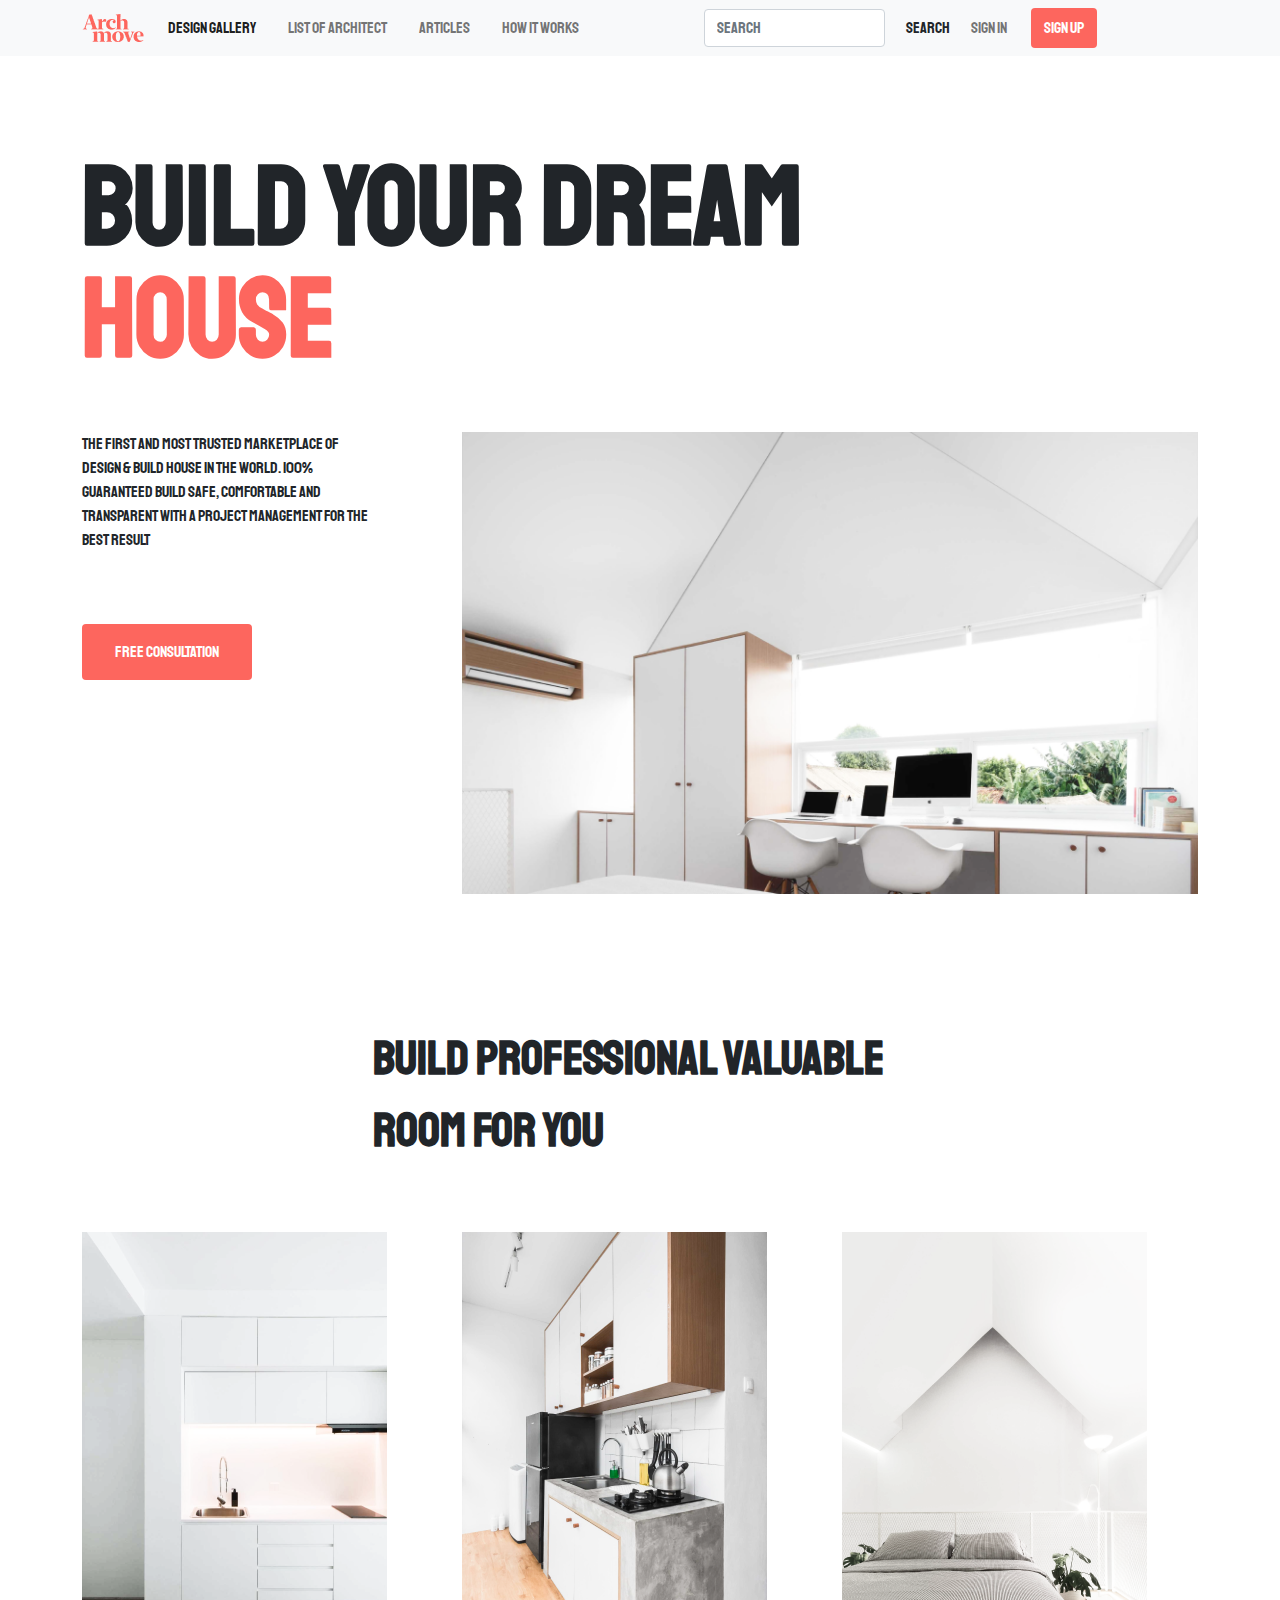
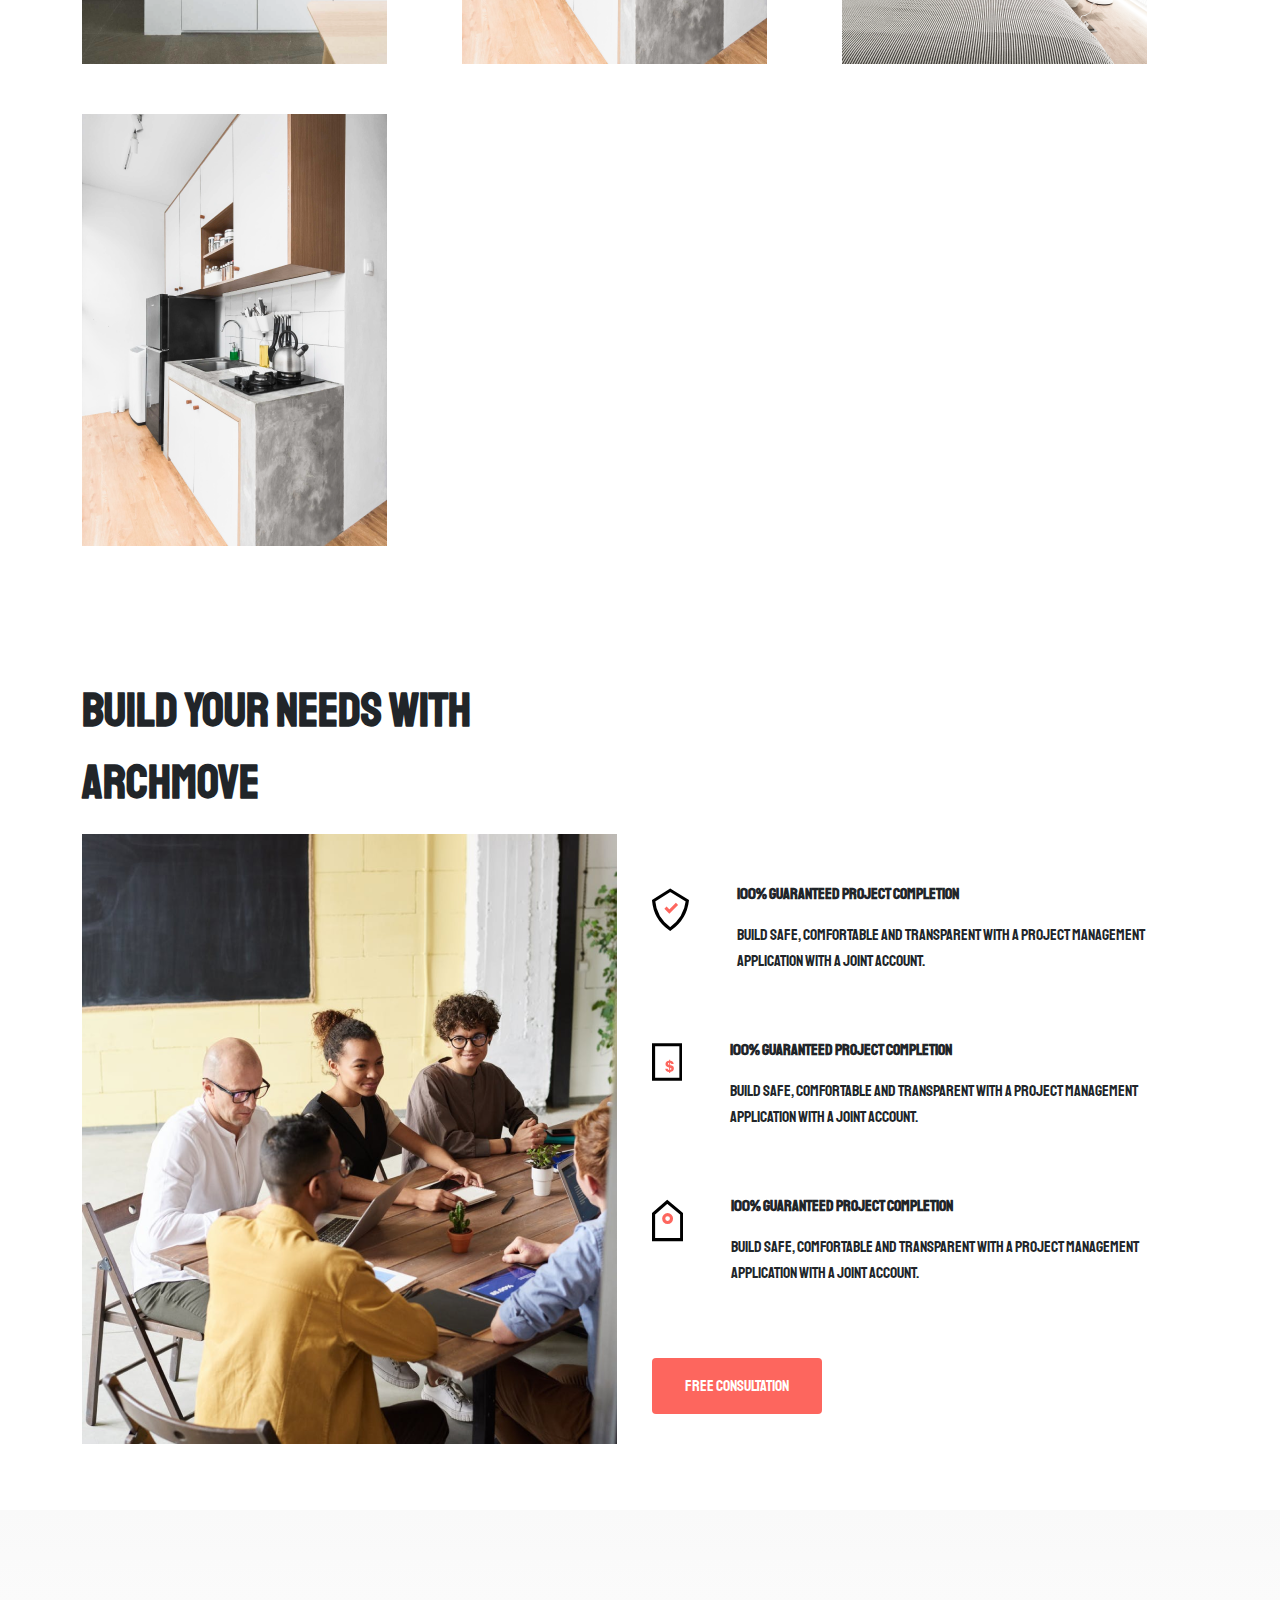
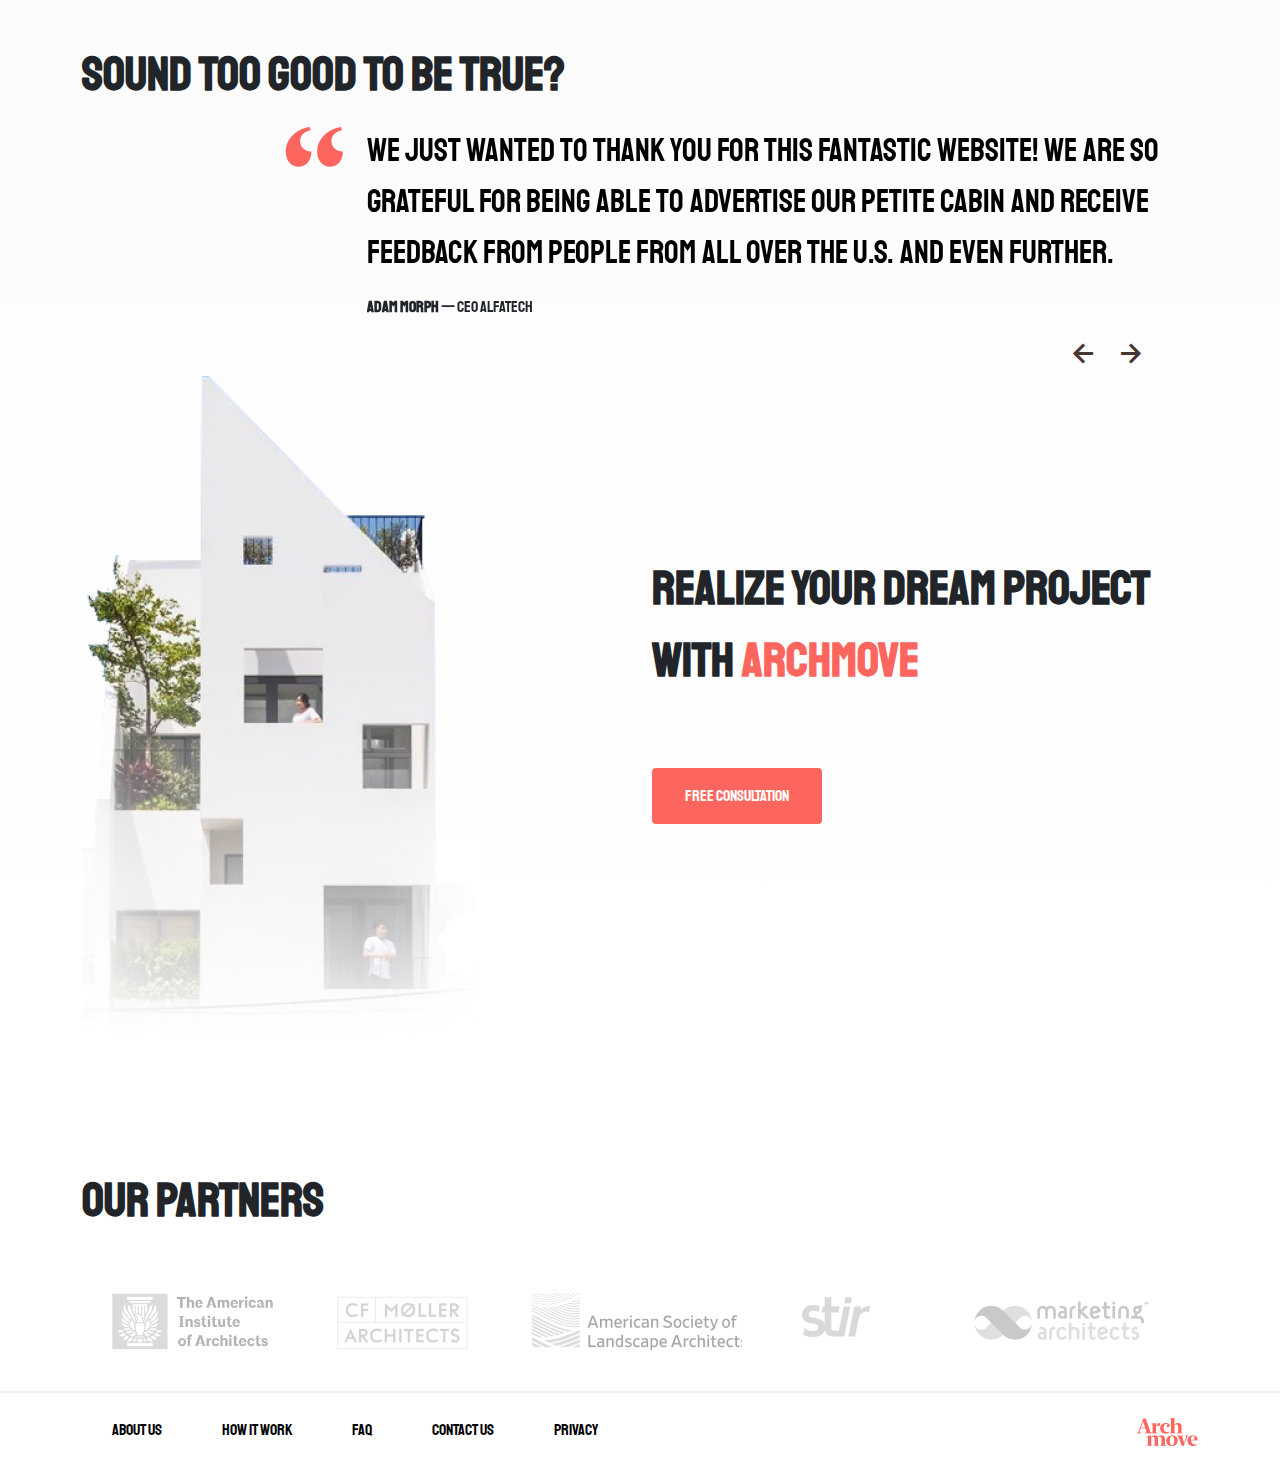
<file: index.html>
<!DOCTYPE html>
<html lang="en">
<head>
	<meta charset="UTF-8">
	<meta name="viewport" content="width=device-width, initial-scale=1.0">
	<meta content="width-device-width, initial-scale-1.0" name="viewport">

	<title>Document</title>

	<link rel="stylesheet" href="css/style.css">
	<link rel="stylesheet" href="bootstrap/css/bootstrap.min.css">

	<link rel="preconnect" href="https://fonts.gstatic.com">
	
	
	
	<link href="https://fonts.googleapis.com/css2?family=Staatliches&display=swap" rel="stylesheet">

	<!--Иконки-->
	<link href='https://unpkg.com/boxicons@2.0.7/css/boxicons.min.css' rel='stylesheet'>
</head>
<body>
	<header id="header" class="sticky-top">
		<nav class="navbar navbar-expand-lg navbar-light bg-light navbar-example2" >
			<div class="container">
				<a href="index.html" class="mr-3"><img src="img/logo/logo.png" alt="logo"></a>
				
				<button class="navbar-toggler" type="button" data-toggle="collapse" data-target="#navbarSupportedContent" aria-controls="navbarSupportedContent" aria-expanded="false" aria-label="Toggle navigation">
					<span class="navbar-toggler-icon"></span>
				</button>

				<div class="collapse navbar-collapse" id="navbarSupportedContent" >
					<ul class="navbar-nav mr-auto mb-2 mb-lg-0">
						<li class="nav-item mr-3">
							<a href="#" aria-current="page" class="nav-link active">Design Gallery</a>
						</li>
						<li class="nav-item mr-3">
							<a href="#fat" aria-current="page" class="nav-link">List of Architect</a>
						</li>
						<li class="nav-item mr-3">
							<a href="#articles" class="nav-link">Articles</a>
						</li>
						<li class="nav-item mr-3">
							<a href="#how" class="nav-link">How it Works</a>
						</li>
					</ul>
					<form class="d-flex">
						<input type="search" class="form-control mr-2" placeholder="Search" aria-label="Search">
						<button class="btn btn-outline-seccess" type="submit">Search</button>
					</form>
					<ul class="navbar-nav mr-auto mb-2 mb-lg-0">
						<li class="nav-item justufy-content-center">
							<a href="#" class="nav-link">Sign In</a>		
						</li>
						<button onclick=" callBack('none'), show('block'), hide('show')" class="btn ml-3" id="btn">Sign Up</button>
					</ul>
				</div>

			</div>
		</nav>
	</header>

	<div onclick="show('none'), callBack('none')" id="gray"></div>
	<section id="window" class="bg-light">
			<div class="row float-right">
				<p class="close float-right" onclick="show('none')">
					<i class='bx bx-window-close'></i>
				</p>
			</div>
			<form>
	            <div class="mb-3">
	              <label for="exampleInputEmail1" class="form-label">Email address</label>
	              <input type="email" class="form-control" id="exampleInputEmail1" aria-describedby="emailHelp">
	              <div id="emailHelp" class="form-text">We'll never share your email with anyone else.</div>
	            </div>
	            <div class="mb-3">
	              <label for="exampleInputPassword1" class="form-label">Password</label>
	              <input type="password" class="form-control" id="exampleInputPassword1">
	            </div>
	            <div class="mb-3 form-check">
	              <input type="checkbox" class="form-check-input" id="exampleCheck1">
	              <label class="form-check-label" for="exampleCheck1">Check me out</label>
	            </div>
	            <button type="submit" class="btn btn-primary">Sign up</button>
	        </form>
	</section>
	<main>
		<section id="section" class="section pt-5">
			<div class="container pt-5">
				<div class="row">
					<div class="section-title">
						<div class="col-lg-8 col-md-10">
							<p>Build Your Dream <span>House</span></p>
						</div>
					</div>
				</div>
				<div class="row">
					<div class="col-6 col-md-4">
						<div class="subtitle">
							<p>
								The first and most trusted marketplace of design & build house in The World. 100% guaranteed Build safe, comfortable and transparent with a project management for the best result
							</p>
							<button class="btn" id="btn-red" onclick="callBack('block')">Free Consultation</button>
						</div>
					</div>
					<div class="col-md-8">
						<img src="img/house-one.png" class="img-fluid" alt="">
					</div>
				</div>
			</div>
		</section>
	</main>

	<section id="section-2" data-spy="scroll" data-target="#navbar-example2"  data-offset="0" class="section-2">
		<div id="fat">
			<div class="container">
				<div class="title-center">
					<p>
						Build professional valuable room for you
					</p>
				</div>
				<div class="row">
					<div class="col img"><img src="img/rooms/room1.png" alt=""></div>
					<div class="col img"><img src="img/rooms/room2.png" alt=""></div>
					<div class="col img"><img src="img/rooms/room3.png" alt=""></div>
					<div class="col img"><img src="img/rooms/room2.png" alt=""></div>
				</div>
			</div>
		</div>
	</section>

	<section id="section-3" class="section-3">
		<div id="articles">
			<div class="container">
				<div class="title-left">
					<p>Build your needs with Archmove</p>
				</div>

				<div class="row">
					<div class="col-6">
						<img class="img-fluid vertical-align-center" src="img/needs.png" alt="">
					</div>
					
					<div class="col-6">
						<div class="needs">
							<div class="review-credits d-flex align-items-start">
								<svg width="48" height="56" viewBox="0 0 48 56" fill="none" xmlns="http://www.w3.org/2000/svg">
									<path d="M22.6273 51.9247C10.8481 43.511 3.35716 30.3774 2.0857 15.9972L23.6239 2.35639L45.8748 15.994C44.1284 30.4277 36.3962 43.4887 24.5344 51.9614L23.6066 52.6242L22.6273 51.9247Z" stroke="black" stroke-width="4"/>
									<path d="M17.5 24.8995L22.508 29.9075L32.4075 20.008" stroke="#FD665E" stroke-width="4"/>
								</svg>

								<div class="credits ml-5">
									<p class="name">
										100% guaranteed project completion
									</p>
									<p class="stats">
										Build safe, comfortable and transparent with a project management application with a joint account.
									</p>
								</div>
							</div>

							<div class="review-credits d-flex align-items-start">
								<svg width="39" height="48" viewBox="0 0 39 48" fill="none" xmlns="http://www.w3.org/2000/svg">
									<path d="M2 2H37V46H2V2Z" stroke="black" stroke-width="4"/>
										<path d="M23.2542 38V36.7661C26.3077 36.5017 28 34.9153 28 32.3301C28 30.1267 26.7676 28.7656 24.3487 28.2661L23.2542 28.0507V25.0052C24.0452 25.1423 24.6246 25.818 24.6522 26.5916H27.7425C27.7149 24.2609 25.9858 22.6158 23.2542 22.3416V21H21.9298V22.3318C18.959 22.5668 17.2483 24.1532 17.2483 26.6895C17.2483 28.8341 18.4808 30.2442 20.8353 30.7926L21.9298 31.0472V34.2005C20.9457 34.0927 20.2375 33.4171 20.1915 32.5553H17C17.0092 35.0622 18.8211 36.6192 21.9298 36.7857V38H23.2542ZM24.8545 32.7316C24.8545 33.5639 24.2567 34.1221 23.2542 34.2005V31.2823C24.3303 31.4977 24.8545 31.9775 24.8545 32.7316ZM20.4766 26.3566C20.4766 25.6025 21.0744 25.0444 21.9298 24.9856V27.7667C20.9824 27.5611 20.4766 27.0714 20.4766 26.3566Z" fill="#FD665E"/>
								</svg>

								<div class="credits ml-5">
									<p class="name">
										100% guaranteed project completion
									</p>
									<p class="stats">
										Build safe, comfortable and transparent with a project management application with a joint account.
									</p>
								</div>
							</div>

							<div class="review-credits d-flex align-items-start">
								<svg width="40" height="53" viewBox="0 0 40 53" fill="none" xmlns="http://www.w3.org/2000/svg">
									<path d="M2 51V17.9097L19.5324 2.62508L38 17.9397V51H2Z" stroke="black" stroke-width="4"/>
									<circle cx="20" cy="24" r="5" stroke="#FD665E" stroke-width="4"/>
								</svg>


								<div class="credits ml-5">
									<p class="name">
										100% guaranteed project completion
									</p>
									<p class="stats">
										Build safe, comfortable and transparent with a project management application with a joint account.
									</p>
								</div>
							</div>
							<button class="btn mb-5" id="btn-red" onclick="callBack('block')">Free Consultation</button>
						</div>
					</div>
					
				</div>
			</div>
		</div>
	</section>

	<section id="section-4" class="section-4">
		<div class="bg-section-4 mt-5">
			<div id="how">
				<div class="container">
					<div class="title-left">
						<p>Sound Too Good To Be True?</p>
					</div>

					<div class="row">
						<div class="col-3">
							<img src="img/quotes.png" class="float-right" alt="">
						</div>
						<div class="col-9">
							<div id="carouselExampleControls" class="carousel slide" data-ride="carousel" data-interval="false">
								
								<div class="carousel-inner">
									<div class="carousel-item carousel-text active" data-interval="false">
										<p class="d-block w-100">
											We just wanted to thank you for this fantastic website! We are so grateful for being able to advertise our Petite cabin and receive feedback from people from all over the U.S. and even further.
										</p>
										<p>
											<b>Adam Morph</b> — CEO Alfatech
										</p>
									</div>
									<div class="carousel-item carousel-text" data-interval="false">
										<p class="d-block w-100 ">
											We just wanted to thank you for this fantastic website! We are so grateful for being able to advertise our Petite cabin and receive feedback from people from all over the U.S. and even further.
										</p>
										<p>
											<b>Adam Morph</b> — CEO Alfatech
										</p>
									</div>

								</div>

								
								
								<div class="d-flex float-right">
									<div href="#carouselExampleControls" rol="button" data-slide="prev" class="carousel-slider">
										<i class='arow bx bx-left-arrow-alt'></i>
									</div>
									<div href="#carouselExampleControls" rol="button" data-slide="next" class="carousel-slider">
										<i class='arrow bx bx-right-arrow-alt'></i>
									</div>
								</div>

							</div>
						</div>
					</div>
					<div class="row">
						<div class="col-6">
							<img class="img-fluid" src="img/house-two.png" alt="house">
						</div>
						<div class="col-6">
							<div class="title-left mt-5">
								<p>
									Realize your dream project with <span>Archmove</span>
								</p>
							</div>
							<button class="btn" id="btn-red" onclick="callBack('block')">FREE CONSULTATION</button>
						</div>
					</div>
				</div>
			</div>
		</div>
	</section>

	<section id="callBack" class="bg-light">
		<div class="row">
			<p class="close " onclick="callBack('none')">
				<i class="bx bx-window-close"></i>
			</p>
		</div>
		<form>
			<div class="mb-3">
				<label for="exampleInputNumber" class="form-label">Your Number</label>
				<input type="number" class="form-control" id="exampleInputNumber" aria-describedby="NumberHelp">
				<div id="NumberHelp" class="form-text">We'll call you back</div>
				<button type="submit" class="btn btn-primary mt-5 ml-4">Оставить заявку</button>
			</div>
		</form>
	</section>

	<section id="section-5" class="section-5">
		<div class="container">
			<div class="row">
				<div id="title">
					<p>
						Our Partners
					</p>
				</div>
			</div>
			<div class="row">
				<div class="partners ">
					<img src="img/partners/first.png" class="cent-img" alt="">
					<img src="img/partners/second.png" class="cent-img" alt="">
					<img src="img/partners/three.png" class="cent-img" alt="">
					<img src="img/partners/fourth.png" class="cent-img" alt="">
					<img src="img/partners/five.png" class="cent-img"alt="">
				</div>
			</div>
		</div>
	</section>

	<footer id="footer" class="footer">
			<div class="container">
				<div class="row bd">
					<div class="col-lg-6 d-flex">
						<p class="footer-link mr-5 float-left d-flex mx-sm-auto"><a href="#">About Us</a></p>
						<p class="footer-link mr-5 float-left d-flex mx-sm-auto"><a href="#">How It Work</a></p>
						<p class="footer-link mr-5 float-left d-flex mx-sm-auto"><a href="#">FAQ</a></p>
						<p class="footer-link mr-5 float-left d-flex mx-sm-auto"><a href="#">Contact Us</a></p>
						<p class="footer-link mr-5 float-left d-flex mx-sm-auto"><a href="#">Privacy</a></p>
					</div>
					<div class="col-lg-6">
						<img  class="float-lg-right d-flex mx-auto" src="img/logo/logo.png" alt="">
					</div>
				</div>
			</div>
	</footer>
</body>
<script src="js/main.js"></script>
<script src="bootstrap/js/bootstrap.min.js"></script>
</html>
</file>
<file: css/style.css>
* {
	padding: 0;
	margin: 0;
	font-family: 'Staatliches', cursive;
	font-size: 16px;
}

.section-title {
	text-align: center;
	padding-bottom: 40px;
	margin: 0 auto;
}


#section .section-title p{
	font-style: normal;
	font-weight: bold;
	font-size: 7rem;
	line-height: 100%;
	text-align: left;
}

#section .section-title p span {
	color: #FD665E;
	font-size: 7rem;
}

#section .subtitle {
	max-width: 290px;
}

#section .subtitle p{
	font-weight: 500;
}

#btn-red{
	background-color: #fd665e;
	color: #fff;
	padding: 15px 32px;
	margin-top: 56px;
}

#btn {
	background-color: #FD665E;
	color: #fff;
}

#title {
	text-align: left;
	padding-top: 128px;
}

#title p {
	font-size: 48px;
	font-weight: 700;
}

.title-left {
	max-width: 505px;
}

.title-left p {
	padding-top: 128px;
	font-size: 48px;
	font-weight: 700;
}


/*     SECTION-2        */

.title-center {
	margin: 0 auto;
	max-width: 535px;
	text-align: left;
}

.title-center p{
	padding-top: 128px;
	font-size: 48px;
	font-weight: 700;
}

.row .img.col {
	margin-top: 50px;
}

/*    SECTION-3     */

.review-credits p:nth-child(1){
	font-weight: 700;
	display: flex;
}

.review-credits {
	margin-top: 48px;
}

.review-credits p:nth-child(2) {
	line-height: 26px;
}

.review-credits .review {
	min-width: 48px;
	position: relative;
}

.bg-section-4 {
	background: linear-gradient(180deg, #F9F9F9, 22.12%, rgba(249, 249, 249, 0) 100%);
}


/*    SECTION-4     */

#section-4 .carousel-text p:nth-child(1) {
	color: #000;
	font-size: 32px;
	line-height: 51px;
}

#section-4 .carousel-slider:last-child {
	margin-right: 50px;
}


#section-4 .carousel-slider i {
	cursor: pointer;
	font-size: 36px;
	padding-left: 10px;
	color: #473534;
	transition: 250ms;
}


#section-4 .carousel-slider i:hover {
	color: #FD665E;
}

#section-4 .title-center.title p span{
	color: #FD665E;
}

#section-4 .title-left span {
	color: #FD665E;
	font-size: 48px;
}

/*     SECTION-5       */

.partners {
	align-items: center;
	display: flex;
}

.cent-img {
	margin: 0 auto;
}


.section-5 {
	border-bottom: 2px solid #f0f0f0;
}

.bd {
	padding-top: 25px;
}


/*       REGISTER FORM      */

#window {
	z-index: 150;
	position: fixed;
	border: 2px solid #FD665E;
	border-radius: 15px;
	padding: 100px 50px 20px;
	top: 35%;
	left: 50%;
	transform: translate(-50%);
	display: none;
	-webkit-box-shadow: 0px 0px 86px 22px rgba(117,117,117,0.5);
	-moz-box-shadow: 0px 0px 86px 22px rgba(117,117,117,0.5);
	box-shadow: 0px 0px 86px 22px rgba(117,117,117,0.5);
}

#window form button {
	margin-left: 100px;
}

#window p:nth-child(1) {
	cursor: pointer;
	font-size: 28px;
	position: absolute;
	top: 10%;
	right: -80%;
}

#gray{
	z-index: 100;
	position: fixed;
	width: 100%;
	height: 100%;
	background: rgba(0, 0, 0, 0.5);
	display: none;
	overflow: hidden;
}

#callBack {
	z-index: 150;
	position: fixed;
	border: 2.5px solid #FD665E;
	border-radius: 15px;
	padding: 10px 50px 20px;
	top: 35%;
	left: 50%;
	transform: translate(-50%);
	-webkit-box-shadow: 0px 0px 86px 22px rgba(117,117,117,0.5);
	-moz-box-shadow: 0px 0px 86px 22px rgba(117,117,117,0.5);
	box-shadow: 0px 0px 86px 22px rgba(117,117,117,0.5);
	display: none;
}



#callBack i {
	cursor: pointer;
	position: relative;
	right: -90%;
	font-size: 28px;
	transition: 0.2s;
}

#callBack i:hover {
	color: #FD665E;
}

#callLeft {
	z-index: 100;
	position: fixed;
	width: 100%;
	height: 100%;
	background: rgba(0, 0, 0, .5);
	overflow: hidden;
	display: none;
}


#footer a{
	text-decoration: none;
	color: #000;
}
</file>
